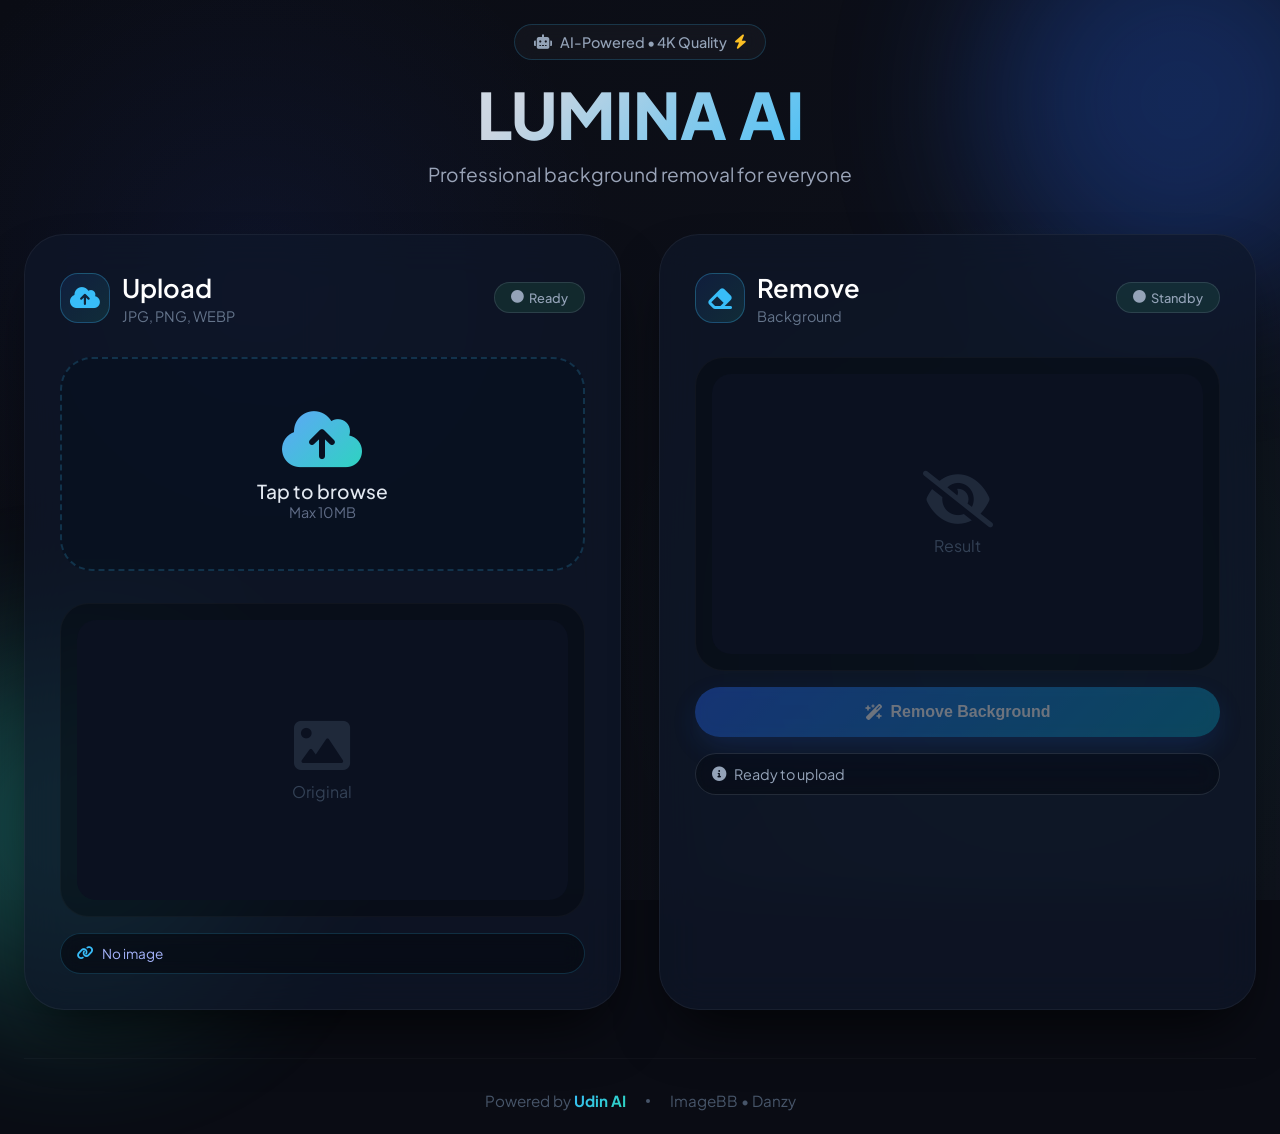
<file: index.html>
<!DOCTYPE html>
<html lang="id">
<head>
    <meta charset="UTF-8">
    <meta name="viewport" content="width=device-width, initial-scale=1.0, maximum-scale=1.0, user-scalable=yes">
    <title>LUMINA - AI Background Remover</title>
    
    <!-- Fonts & Icons -->
    <link rel="stylesheet" href="https://cdnjs.cloudflare.com/ajax/libs/font-awesome/6.0.0-beta3/css/all.min.css">
    <link href="https://fonts.googleapis.com/css2?family=Inter:wght@300;400;500;600;700;800&family=Plus+Jakarta+Sans:wght@300;400;500;600;700;800&display=swap" rel="stylesheet">
    
    <!-- Custom CSS -->
    <link rel="stylesheet" href="styles.css">
</head>
<body>
    <div class="orb orb-1"></div>
    <div class="orb orb-2"></div>

    <div class="container">
        <div class="header">
            <div class="header-badge">
                <i class="fas fa-robot"></i>
                <span>AI-Powered • 4K Quality</span>
                <i class="fas fa-bolt" style="color: #fbbf24;"></i>
            </div>
            <h1>LUMINA AI</h1>
            <p>Professional background removal for everyone</p>
        </div>

        <div class="grid-panel">
            <!-- Left Card: Upload -->
            <div class="card">
                <div class="card-header">
                    <div class="card-title">
                        <div class="card-icon">
                            <i class="fas fa-cloud-arrow-up"></i>
                        </div>
                        <div>
                            <h2>Upload</h2>
                            <p>JPG, PNG, WEBP</p>
                        </div>
                    </div>
                    <div class="card-status status-standby" id="uploadStatus">
                        <i class="fas fa-circle"></i>
                        <span id="uploadStatusText">Ready</span>
                    </div>
                </div>

                <input type="file" id="fileInput" accept="image/*" hidden>

                <div class="upload-area" id="dropZone">
                    <i class="fas fa-cloud-upload-alt"></i>
                    <div class="text">Tap to browse</div>
                    <div class="small">Max 10MB</div>
                </div>

                <div class="preview-container">
                    <div class="preview-box" id="originalPreview">
                        <div class="placeholder-preview">
                            <i class="fas fa-image"></i>
                            <span>Original</span>
                        </div>
                    </div>
                </div>

                <div class="url-badge" id="urlBadge">
                    <i class="fas fa-link"></i>
                    <span id="urlText">No image</span>
                </div>
            </div>

            <!-- Right Card: Result -->
            <div class="card">
                <div class="card-header">
                    <div class="card-title">
                        <div class="card-icon">
                            <i class="fas fa-eraser"></i>
                        </div>
                        <div>
                            <h2>Remove</h2>
                            <p>Background</p>
                        </div>
                    </div>
                    <div class="card-status status-standby" id="processStatus">
                        <i class="fas fa-circle"></i>
                        <span id="processStatusText">Standby</span>
                    </div>
                </div>

                <div class="preview-container">
                    <div class="preview-box" id="resultPreview">
                        <div class="placeholder-preview">
                            <i class="fas fa-eye-slash"></i>
                            <span>Result</span>
                        </div>
                    </div>
                </div>

                <button class="btn btn-primary" id="processBtn" disabled>
                    <i class="fas fa-wand-magic-sparkles"></i>
                    Remove Background
                </button>

                <div class="status-message info" id="statusMsg">
                    <i class="fas fa-info-circle"></i>
                    <span id="statusText">Ready to upload</span>
                </div>

                <div id="downloadSection" style="display: none; text-align: center;">
                    <a id="downloadLink" class="download-btn" download="lumina-removed.png">
                        <i class="fas fa-download"></i>
                        Download PNG
                    </a>
                </div>
            </div>
        </div>

        <div class="footer">
            <div>Powered by <span>Udin AI</span></div>
            <div class="footer-divider"></div>
            <div>ImageBB • Danzy</div>
        </div>
    </div>

    <!-- Config & Script -->
    <script src="config.js"></script>
    <script src="script.js"></script>
</body>
</html>
</file>
<file: styles.css>
* {
    margin: 0;
    padding: 0;
    box-sizing: border-box;
}

body {
    font-family: 'Plus Jakarta Sans', 'Inter', sans-serif;
    background: #0a0c14;
    min-height: 100vh;
    display: flex;
    flex-direction: column;
    align-items: center;
    justify-content: center;
    padding: 1rem;
    position: relative;
    overflow-x: hidden;
}

/* Animated background */
body::before {
    content: '';
    position: fixed;
    width: 100%;
    height: 100%;
    top: 0;
    left: 0;
    background: radial-gradient(circle at 20% 30%, rgba(46, 91, 255, 0.08) 0%, transparent 30%),
                radial-gradient(circle at 80% 70%, rgba(0, 255, 209, 0.06) 0%, transparent 35%),
                linear-gradient(135deg, #0a0c14 0%, #0f121c 100%);
    pointer-events: none;
    z-index: -1;
}

.orb {
    position: fixed;
    border-radius: 50%;
    filter: blur(80px);
    z-index: -1;
    opacity: 0.3;
}

.orb-1 {
    width: min(400px, 80vw);
    height: min(400px, 80vw);
    background: #2563eb;
    top: -100px;
    right: -100px;
    animation: float 20s ease-in-out infinite;
}

.orb-2 {
    width: min(350px, 70vw);
    height: min(350px, 70vw);
    background: #2dd4bf;
    bottom: -100px;
    left: -100px;
    animation: float 15s ease-in-out infinite reverse;
}

@keyframes float {
    0%, 100% { transform: translate(0, 0) scale(1); }
    50% { transform: translate(30px, 30px) scale(1.1); }
}

.container {
    max-width: 1300px;
    width: 100%;
    margin: 0 auto;
    position: relative;
    padding: 0.5rem;
}

/* Header */
.header {
    text-align: center;
    margin-bottom: clamp(1.5rem, 4vw, 3rem);
}

.header-badge {
    display: inline-flex;
    align-items: center;
    gap: 8px;
    background: rgba(255, 255, 255, 0.03);
    backdrop-filter: blur(10px);
    border: 1px solid rgba(56, 189, 248, 0.2);
    border-radius: 100px;
    padding: 0.5rem 1.2rem;
    margin-bottom: 1.2rem;
    color: #94a3b8;
    font-weight: 500;
    font-size: clamp(0.75rem, 2vw, 0.9rem);
}

.header h1 {
    font-size: clamp(2.5rem, 8vw, 4rem);
    font-weight: 800;
    background: linear-gradient(135deg, #ffffff 0%, #cbd5e1 40%, #38bdf8 70%, #2dd4bf 100%);
    -webkit-background-clip: text;
    background-clip: text;
    color: transparent;
    line-height: 1.1;
    margin-bottom: 0.8rem;
}

.header p {
    color: #9aa4b8;
    font-size: clamp(0.9rem, 3vw, 1.2rem);
    max-width: 600px;
    margin: 0 auto;
    padding: 0 1rem;
}

/* Grid */
.grid-panel {
    display: grid;
    grid-template-columns: 1fr 1fr;
    gap: clamp(1rem, 3vw, 2.5rem);
    margin-bottom: clamp(1.5rem, 4vw, 3rem);
}

@media (max-width: 768px) {
    .grid-panel {
        grid-template-columns: 1fr;
        gap: 1.2rem;
    }
}

/* Card */
.card {
    background: rgba(15, 23, 42, 0.7);
    backdrop-filter: blur(20px);
    border: 1px solid rgba(255, 255, 255, 0.05);
    border-radius: clamp(1.5rem, 4vw, 2.5rem);
    padding: clamp(1.2rem, 3vw, 2.2rem);
    box-shadow: 0 30px 60px -20px rgba(0, 0, 0, 0.8);
    width: 100%;
}

.card-header {
    display: flex;
    align-items: center;
    justify-content: space-between;
    margin-bottom: clamp(1rem, 2.5vw, 2rem);
    flex-wrap: wrap;
    gap: 0.8rem;
}

.card-title {
    display: flex;
    align-items: center;
    gap: clamp(8px, 2vw, 12px);
}

.card-icon {
    width: clamp(40px, 8vw, 50px);
    height: clamp(40px, 8vw, 50px);
    background: linear-gradient(135deg, #2563eb20, #2dd4bf20);
    border: 1px solid rgba(56, 189, 248, 0.3);
    border-radius: clamp(14px, 3vw, 18px);
    display: flex;
    align-items: center;
    justify-content: center;
    font-size: clamp(1.2rem, 4vw, 1.5rem);
    color: #38bdf8;
}

.card-title h2 {
    color: white;
    font-size: clamp(1.2rem, 4vw, 1.6rem);
    font-weight: 600;
}

.card-title p {
    color: #64748b;
    font-size: clamp(0.75rem, 2vw, 0.9rem);
    margin-top: 0.2rem;
}

.card-status {
    background: rgba(74, 222, 128, 0.1);
    border: 1px solid rgba(74, 222, 128, 0.2);
    border-radius: 100px;
    padding: 0.4rem 1rem;
    font-size: clamp(0.7rem, 2vw, 0.8rem);
    font-weight: 500;
    display: flex;
    align-items: center;
    gap: 5px;
    white-space: nowrap;
}

/* Status colors */
.status-ready {
    color: #4ade80;
    border-color: #4ade8030;
}
.status-uploading {
    color: #fbbf24;
    border-color: #fbbf2430;
}
.status-processing {
    color: #fbbf24;
    border-color: #fbbf2430;
}
.status-error {
    color: #f87171;
    border-color: #f8717130;
}
.status-standby {
    color: #94a3b8;
    border-color: #94a3b830;
}

/* Upload Area */
.upload-area {
    border: 2px dashed rgba(56, 189, 248, 0.2);
    border-radius: clamp(1.2rem, 4vw, 2rem);
    padding: clamp(1.5rem, 5vw, 3rem) clamp(1rem, 3vw, 1.5rem);
    text-align: center;
    cursor: pointer;
    transition: all 0.3s ease;
    background: rgba(2, 10, 25, 0.3);
    margin-bottom: clamp(1rem, 3vw, 2rem);
    -webkit-tap-highlight-color: transparent;
}

.upload-area:active {
    transform: scale(0.98);
    background: rgba(56, 189, 248, 0.1);
}

.upload-area i {
    font-size: clamp(2.5rem, 8vw, 4rem);
    background: linear-gradient(135deg, #60a5fa, #2dd4bf);
    -webkit-background-clip: text;
    background-clip: text;
    color: transparent;
    margin-bottom: 0.5rem;
}

.upload-area .text {
    color: #e2e8f0;
    font-size: clamp(0.9rem, 3vw, 1.2rem);
    font-weight: 500;
}

.upload-area .small {
    color: #5f6c86;
    font-size: clamp(0.7rem, 2.5vw, 0.9rem);
}

/* Preview */
.preview-container {
    background: rgba(0, 0, 0, 0.3);
    border-radius: clamp(1.2rem, 4vw, 1.8rem);
    padding: clamp(0.5rem, 2vw, 1rem);
    border: 1px solid rgba(255, 255, 255, 0.03);
    width: 100%;
}

.preview-box {
    aspect-ratio: 1 / 1;
    width: 100%;
    max-height: 280px;
    border-radius: clamp(0.8rem, 3vw, 1.2rem);
    overflow: hidden;
    background: #0b1120;
    display: flex;
    align-items: center;
    justify-content: center;
}

.preview-box img {
    max-width: 100%;
    max-height: 100%;
    width: auto;
    height: auto;
    object-fit: contain;
}

.placeholder-preview {
    display: flex;
    flex-direction: column;
    align-items: center;
    color: #334155;
    gap: 0.5rem;
    text-align: center;
    padding: 1rem;
}

.placeholder-preview i {
    font-size: clamp(2rem, 8vw, 3.5rem);
    opacity: 0.5;
}

/* URL Badge */
.url-badge {
    background: rgba(0, 0, 0, 0.4);
    backdrop-filter: blur(10px);
    border: 1px solid rgba(56, 189, 248, 0.2);
    border-radius: 100px;
    padding: 0.7rem 1rem;
    margin-top: 1rem;
    display: flex;
    align-items: center;
    gap: 8px;
    color: #a5b4fc;
    font-size: clamp(0.7rem, 2.5vw, 0.85rem);
    width: 100%;
}

.url-badge i {
    color: #38bdf8;
    flex-shrink: 0;
}

.url-badge span {
    flex: 1;
    overflow: hidden;
    text-overflow: ellipsis;
    white-space: nowrap;
}

.url-badge.success {
    border-color: #4ade80;
    background: rgba(74, 222, 128, 0.05);
}

/* Button */
.btn {
    background: rgba(15, 23, 42, 0.8);
    backdrop-filter: blur(10px);
    border: 1px solid rgba(255, 255, 255, 0.05);
    color: white;
    padding: clamp(0.8rem, 3vw, 1rem) clamp(1rem, 4vw, 2rem);
    border-radius: 100px;
    font-weight: 600;
    font-size: clamp(0.9rem, 3.5vw, 1rem);
    cursor: pointer;
    transition: all 0.2s ease;
    display: inline-flex;
    align-items: center;
    justify-content: center;
    gap: 8px;
    width: 100%;
    min-height: 48px;
    border: none;
    margin-top: 1rem;
}

.btn-primary {
    background: linear-gradient(135deg, #2563eb, #0891b2);
    box-shadow: 0 10px 30px -5px #2563eb80;
}

.btn-primary:not(:disabled):hover {
    background: linear-gradient(135deg, #3b82f6, #06b6d4);
    transform: translateY(-2px);
}

.btn-primary:not(:disabled):active {
    transform: scale(0.97);
}

.btn:disabled {
    opacity: 0.4;
    cursor: not-allowed;
    pointer-events: none;
}

/* Spinner */
.spinner {
    width: clamp(20px, 5vw, 24px);
    height: clamp(20px, 5vw, 24px);
    border: 3px solid rgba(255, 255, 255, 0.1);
    border-radius: 50%;
    border-top-color: #38bdf8;
    border-right-color: #2dd4bf;
    animation: spin 0.8s linear infinite;
}

.spinner-lg {
    width: clamp(40px, 10vw, 50px);
    height: clamp(40px, 10vw, 50px);
    border-width: 4px;
}

@keyframes spin {
    to { transform: rotate(360deg); }
}

/* Result Image */
.result-image {
    max-width: 100%;
    max-height: 100%;
    width: auto;
    height: auto;
    object-fit: contain;
}

/* Download Button */
.download-btn {
    background: linear-gradient(135deg, #1e293b, #0f172a);
    border: 1px solid #2dd4bf;
    color: white;
    border-radius: 100px;
    padding: clamp(0.7rem, 3vw, 0.9rem) clamp(1.2rem, 4vw, 2rem);
    font-size: clamp(0.85rem, 3vw, 1rem);
    font-weight: 600;
    display: inline-flex;
    align-items: center;
    justify-content: center;
    gap: 8px;
    cursor: pointer;
    transition: all 0.2s;
    margin-top: 1rem;
    text-decoration: none;
    min-width: 160px;
    min-height: 44px;
}

.download-btn:active {
    background: #2dd4bf20;
    transform: scale(0.96);
}

/* Status Message */
.status-message {
    margin-top: 1rem;
    padding: 0.7rem 1rem;
    border-radius: 100px;
    font-size: clamp(0.8rem, 2.5vw, 0.9rem);
    display: flex;
    align-items: center;
    gap: 8px;
    background: rgba(0, 0, 0, 0.3);
    backdrop-filter: blur(10px);
    border: 1px solid rgba(255, 255, 255, 0.05);
    width: 100%;
}

.status-message.success {
    color: #4ade80;
    border-color: #4ade8030;
}

.status-message.error {
    color: #f87171;
    border-color: #f8717130;
}

.status-message.info {
    color: #94a3b8;
    border-color: #94a3b830;
}

/* Footer */
.footer {
    text-align: center;
    margin-top: clamp(1.5rem, 5vw, 3rem);
    padding-top: clamp(1rem, 3vw, 2rem);
    border-top: 1px solid rgba(255, 255, 255, 0.03);
    display: flex;
    align-items: center;
    justify-content: center;
    gap: clamp(8px, 2vw, 20px);
    color: #475569;
    font-size: clamp(0.7rem, 2.5vw, 0.95rem);
    flex-wrap: wrap;
}

.footer span {
    background: linear-gradient(135deg, #38bdf8, #2dd4bf);
    -webkit-background-clip: text;
    background-clip: text;
    color: transparent;
    font-weight: 700;
}

.footer-divider {
    width: 4px;
    height: 4px;
    background: #475569;
    border-radius: 50%;
}

@media (max-width: 360px) {
    .card-header {
        flex-direction: column;
        align-items: flex-start;
    }
}
</file>
